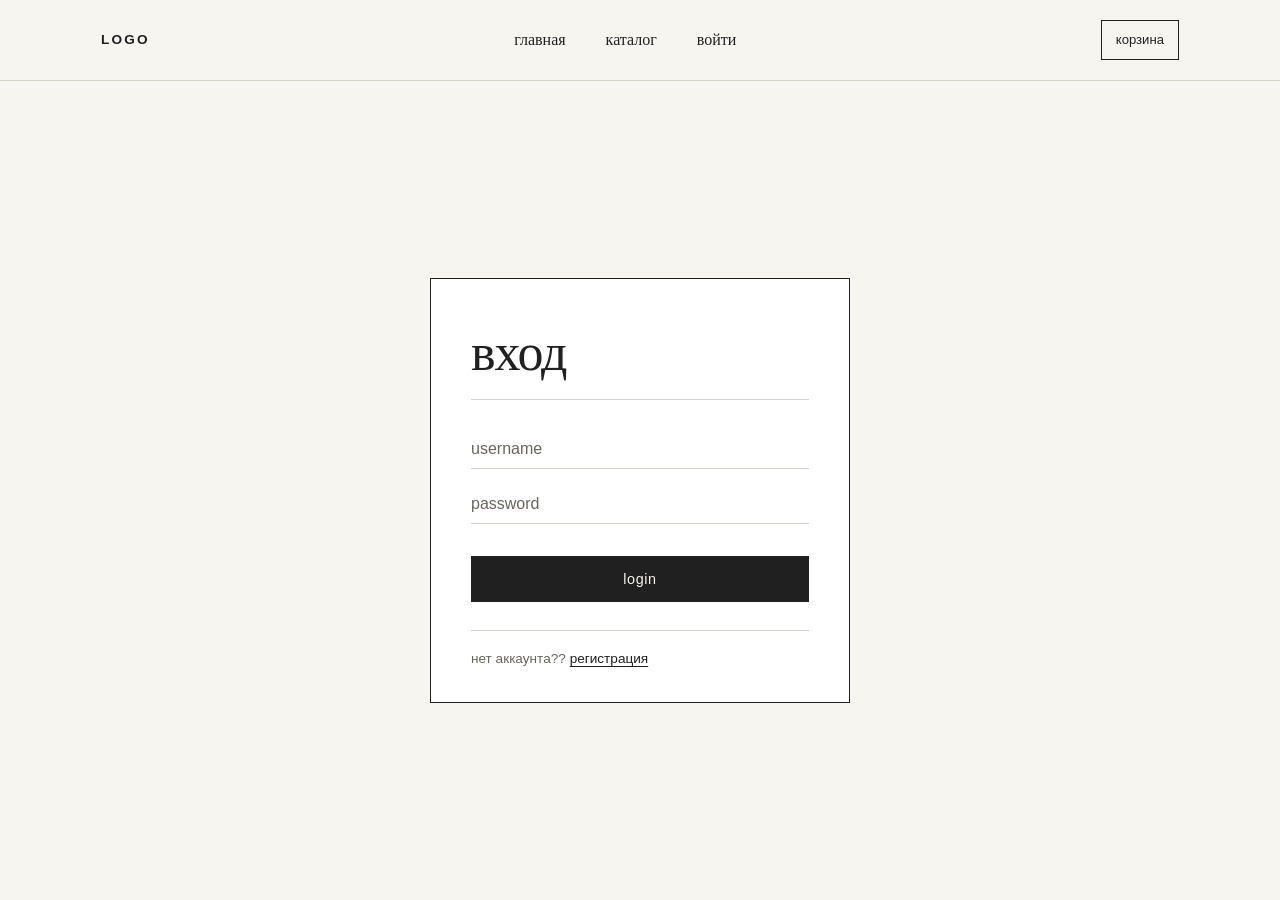
<file: login.html>
<!DOCTYPE html>
<html lang="en">
<head>
    <meta charset="UTF-8">
    <meta name="viewport" content="width=device-width, initial-scale=1.0">
    <title>Document</title>
    <link rel="stylesheet" href="css/style.css">
    <link rel="stylesheet" href="css/auth.css">
</head>
<body>
      <header class="header">
        <div class="container header_inner">
            <a href="index.html" class="logo">LOGO</a>
            <nav class="nav">
                <a href="index.html" class="nav_link">главная</a>
                <a href="catalog.html" class="nav_link">каталог</a>
                <a href="login.html" class="nav_link">войти</a>
            </nav>
            <div class="header_action">
                <a href="#cart" class="cart-link">корзина</a>
            </div>
        </div>
    </header>


    <main class="auth">
        <form class="form" onsubmit="login(event)">
            <h1>вход</h1>
            <input type="text" id="username" placeholder="username">
            <input type="text" id="password" placeholder="password">
            <button>login</button>
            <p>нет аккаунта?? <a href="register.html">регистрация</a></p>
        </form>
    </main>

<script src="js/login.js"></script>
</body>
</html>
</file>
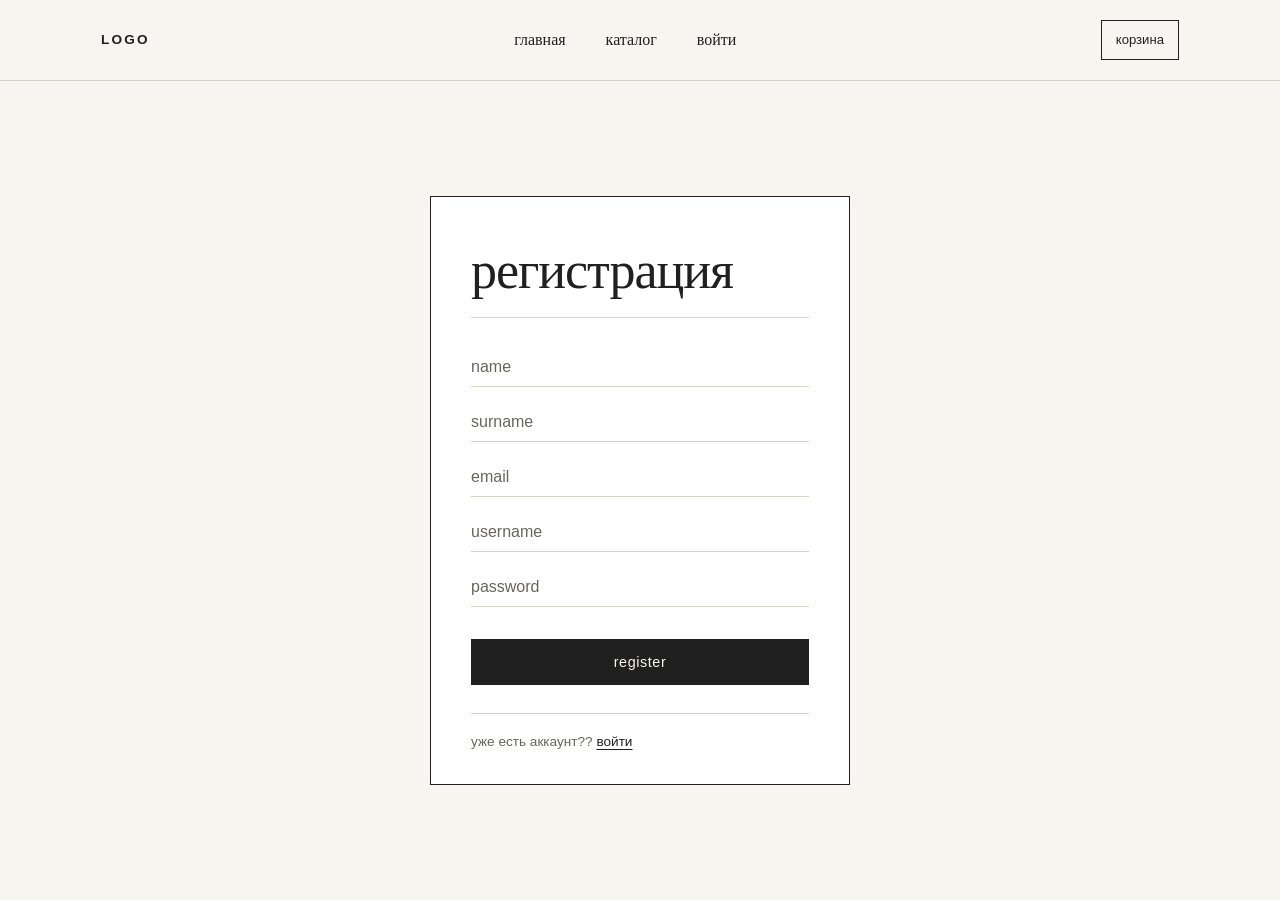
<file: register.html>
<!DOCTYPE html>
<html lang="en">

<head>
    <meta charset="UTF-8">
    <meta name="viewport" content="width=device-width, initial-scale=1.0">
    <title>Document</title>
    <link rel="stylesheet" href="css/style.css">
    <link rel="stylesheet" href="css/auth.css">

</head>

<body>
    <header class="header">
        <div class="container header_inner">
            <a href="index.html" class="logo">LOGO</a>
            <nav class="nav">
                <a href="index.html" class="nav_link">главная</a>
                <a href="catalog.html" class="nav_link">каталог</a>
                <a href="login.html" class="nav_link">войти</a>
            </nav>
            <div class="header_action">
                <a href="#cart" class="cart-link">корзина</a>
            </div>
        </div>
    </header>

    <main class="auth">
        <form class="form" onsubmit="register(event)">
            <h1>регистрация</h1>
            <input type="text" id="name" placeholder="name">
            <input type="text" id="surname" placeholder="surname">
            <input type="text" id="email" placeholder="email">
            <input type="text" id="username" placeholder="username">
            <input type="text" id="password" placeholder="password">
            <button>Register</button>
            <p>уже есть аккаунт?? <a href="login.html">войти</a></p>
        </form>
    </main>
    <script src="js/register.js"></script>
</body>

</html>
</file>
<file: css/style.css>
* {
    box-sizing: border-box;
    padding: 0;
    margin: 0;
}

:root {
    --ink: #202020;
    --cream: #f7f5f0;
    --line: #d8d3c8;
    --muted: #68655e;
}

body {
    font-family: Georgia, 'Times New Roman', serif;
    color: var(--ink);
    background: var(--cream);
    line-height: 1.5;
    min-height: 100vh;
    display: flex;
    flex-direction: column;
}

::selection {
    color: var(--cream);
    background: var(--ink);
}

main {
    flex: 1;
}

.container {
    max-width: 1110px;
    margin: 0 auto;
    padding: 0 16px;
}
.header {
    background: rgb(247 245 240 / 92%);
    border-bottom: 1px solid var(--line);
    position: sticky;
    top: 0;
    z-index: 10;
    backdrop-filter: blur(12px);
}
.header_inner {
    display: flex;
    align-items: center;
    justify-content: space-between;
    gap: 24px;
    height: 80px;
}

.logo,
.nav_link,
.cart-link {
    color: inherit;
    text-decoration: none;
}

.logo {
    font-weight: 700;
    font-family: Arial, Helvetica, sans-serif;
    font-size: 0.85rem;
    letter-spacing: 0.16em;
}

.nav {
    display: flex;
    gap: 40px;
}
.nav_link {
    padding: 6px 0;
    border-bottom: 1px solid transparent;
    transition: border-color 160ms ease;
}
.nav_link:hover,
.nav_link:focus-visible {
    border-color: currentColor;
}

.header_action {
    display: flex;
    align-items: center;
}

.cart-link {
    padding: 9px 14px;
    border: 1px solid var(--ink);
    font-family: Arial, Helvetica, sans-serif;
    font-size: 0.82rem;
    transition: color 160ms ease, background-color 160ms ease;
}

.cart-link:hover,
.cart-link:focus-visible {
    color: var(--cream);
    background: var(--ink);
}

.footer {
    padding: 24px 0;
    color: var(--muted);
    background: #eeece5;
    border-top: 1px solid var(--line);
    font-family: Arial, Helvetica, sans-serif;
    font-size: 0.8rem;
}

@media (max-width: 600px) {
    .header_inner {
        height: auto;
        padding-top: 18px;
        padding-bottom: 18px;
        flex-wrap: wrap;
    }

    .nav {
        order: 3;
        width: 100%;
        justify-content: space-between;
        gap: 16px;
    }

    .nav_link {
        font-size: 0.9rem;
    }

    .cart-link {
        padding: 7px 10px;
    }
}
.hero{
    padding: 80px 0;
    color: var(--cream);
    background: var(--ink);
}
.section{
    padding: 64px 0;
    text-align: center;
}
.products{
    display: flex;
    grid-template-columns: repeat(4,1fr);
    flex-wrap: wrap;
    gap: 24px;
}
.card{
    padding: 16px;
    background: #fff;
    border: 1px solid black;
    width: 200px;
}
.card_img{
    display: block;
    width: 100%;
    height: 140px;
    margin-bottom: 12px;
}
.card_title{
    font-size: 1rem;
    font-weight: 400;
}


.image-banner img{
    width: 1200px;
    height: 100vh;
}
</file>
<file: css/auth.css>
/* Страницы входа и регистрации. Токены цвета берутся из style.css */

.auth {
    display: flex;
    align-items: center;
    justify-content: center;
    padding: 64px 16px;
}

.form {
    width: 100%;
    max-width: 420px;
    padding: 48px 40px 32px;
    display: flex;
    flex-direction: column;
    background: #fff;
    border: 1px solid var(--ink);
}

.form h1 {
    margin-bottom: 28px;
    padding-bottom: 20px;
    border-bottom: 1px solid var(--line);
    font-size: clamp(2.4rem, 9vw, 3.25rem);
    font-weight: 400;
    line-height: 1;
    letter-spacing: -0.02em;
}

/* Поля — линия бланка, без рамки */
.form input {
    width: 100%;
    margin-bottom: 14px;
    padding: 12px 0 10px;
    font-family: Arial, Helvetica, sans-serif;
    font-size: 1rem;
    color: var(--ink);
    background: transparent;
    border: 0;
    border-bottom: 1px solid var(--line);
    border-radius: 0;
    outline: none;
    transition: border-color 160ms ease, box-shadow 160ms ease;
}

.form input::placeholder {
    color: var(--muted);
    opacity: 1;
}

.form input:hover {
    border-color: var(--muted);
}

.form input:focus {
    border-color: var(--ink);
    box-shadow: 0 1px 0 var(--ink);
}

/* Убираем жёлто-голубую заливку автозаполнения Chrome */
.form input:-webkit-autofill {
    -webkit-text-fill-color: var(--ink);
    box-shadow: inset 0 0 0 100px #fff;
}

.form input:-webkit-autofill:focus {
    box-shadow: inset 0 0 0 100px #fff, 0 1px 0 var(--ink);
}

.form button {
    margin-top: 18px;
    padding: 14px 20px;
    font-family: Arial, Helvetica, sans-serif;
    font-size: 0.9rem;
    letter-spacing: 0.04em;
    text-transform: lowercase;
    color: var(--cream);
    background: var(--ink);
    border: 1px solid var(--ink);
    border-radius: 0;
    cursor: pointer;
    transition: color 160ms ease, background-color 160ms ease;
}

.form button:hover {
    color: var(--ink);
    background: transparent;
}

.form button:focus-visible {
    outline: 2px solid var(--ink);
    outline-offset: 3px;
}

.form button:active {
    transform: translateY(1px);
}

.form p {
    margin-top: 28px;
    padding-top: 18px;
    border-top: 1px solid var(--line);
    font-family: Arial, Helvetica, sans-serif;
    font-size: 0.85rem;
    color: var(--muted);
}

.form p a {
    color: var(--ink);
    text-decoration: underline;
    text-decoration-thickness: 1px;
    text-underline-offset: 3px;
}

.form p a:hover {
    text-decoration-thickness: 2px;
}

.form p a:focus-visible {
    outline: 2px solid var(--ink);
    outline-offset: 2px;
}

@media (max-width: 480px) {
    .auth {
        align-items: flex-start;
        padding: 32px 16px;
    }

    .form {
        padding: 32px 20px 24px;
    }
}

@media (prefers-reduced-motion: reduce) {
    .form input,
    .form button {
        transition: none;
    }
}
</file>
